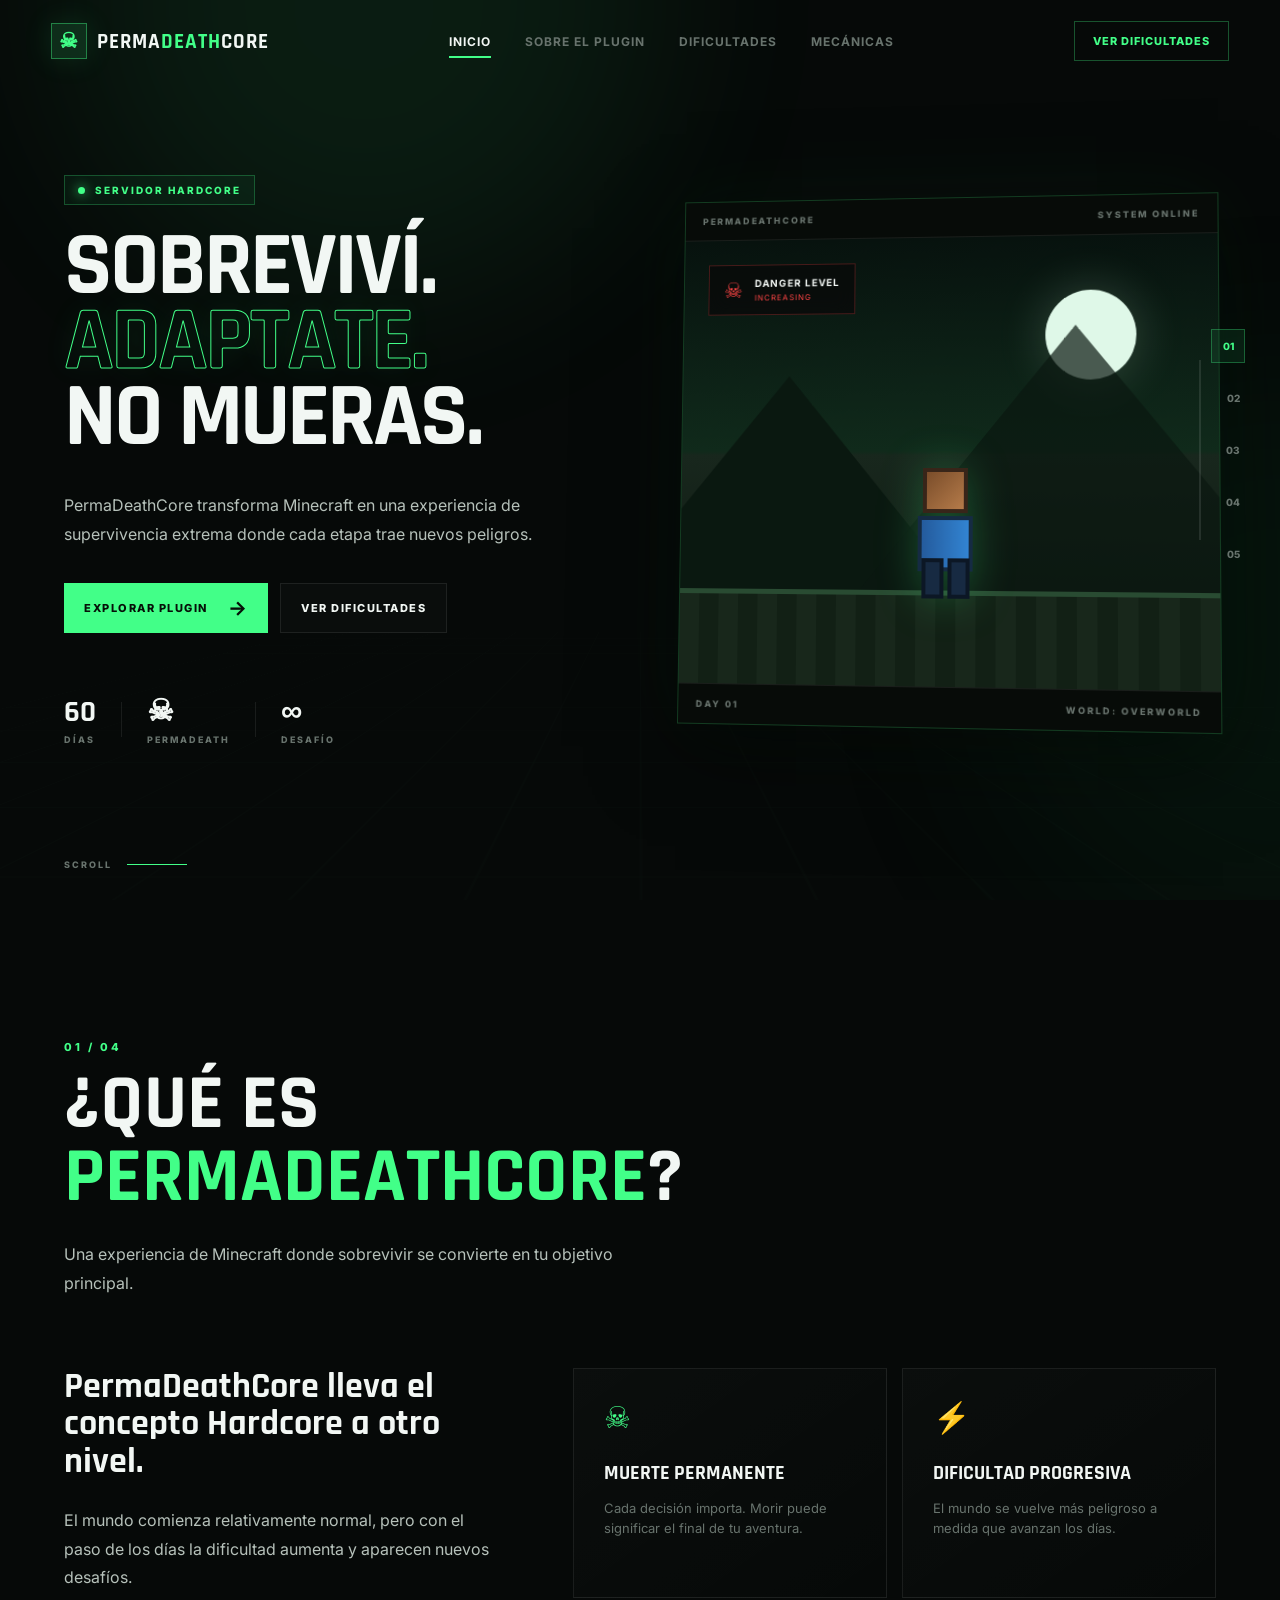
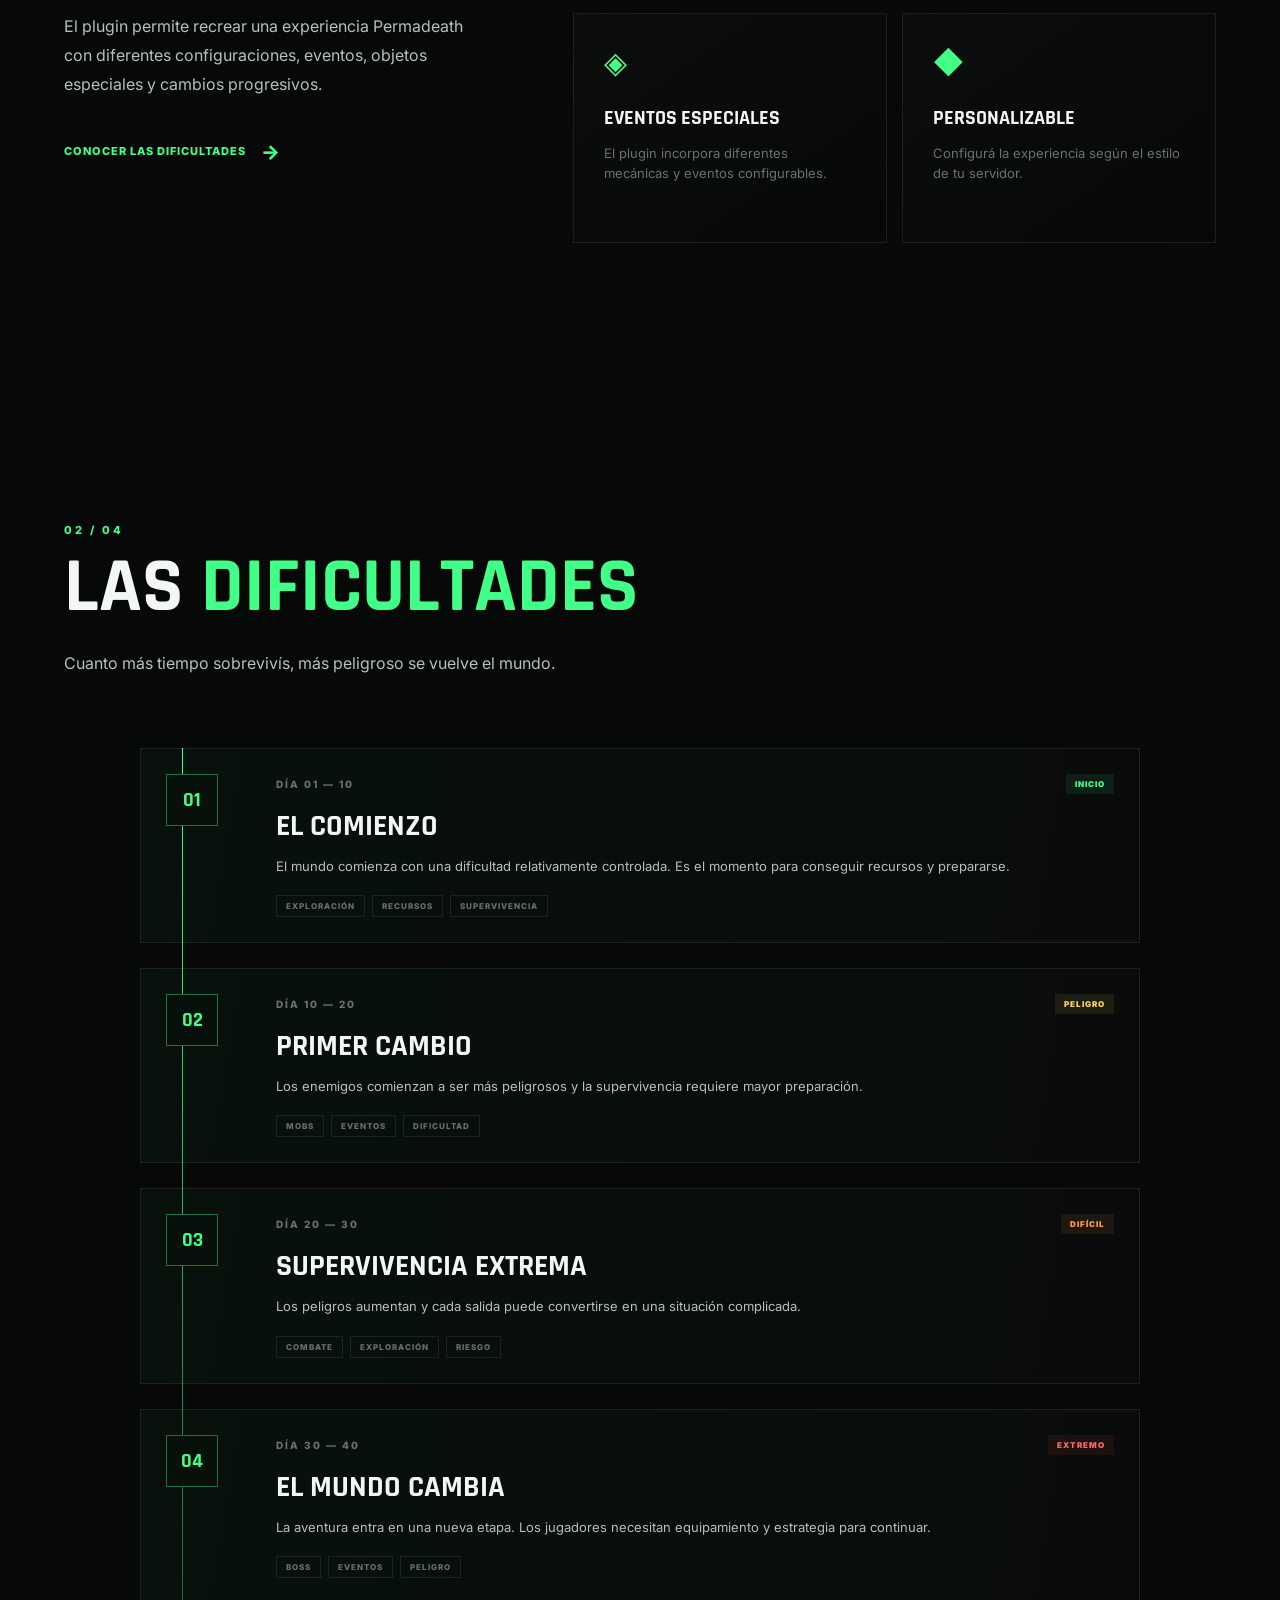
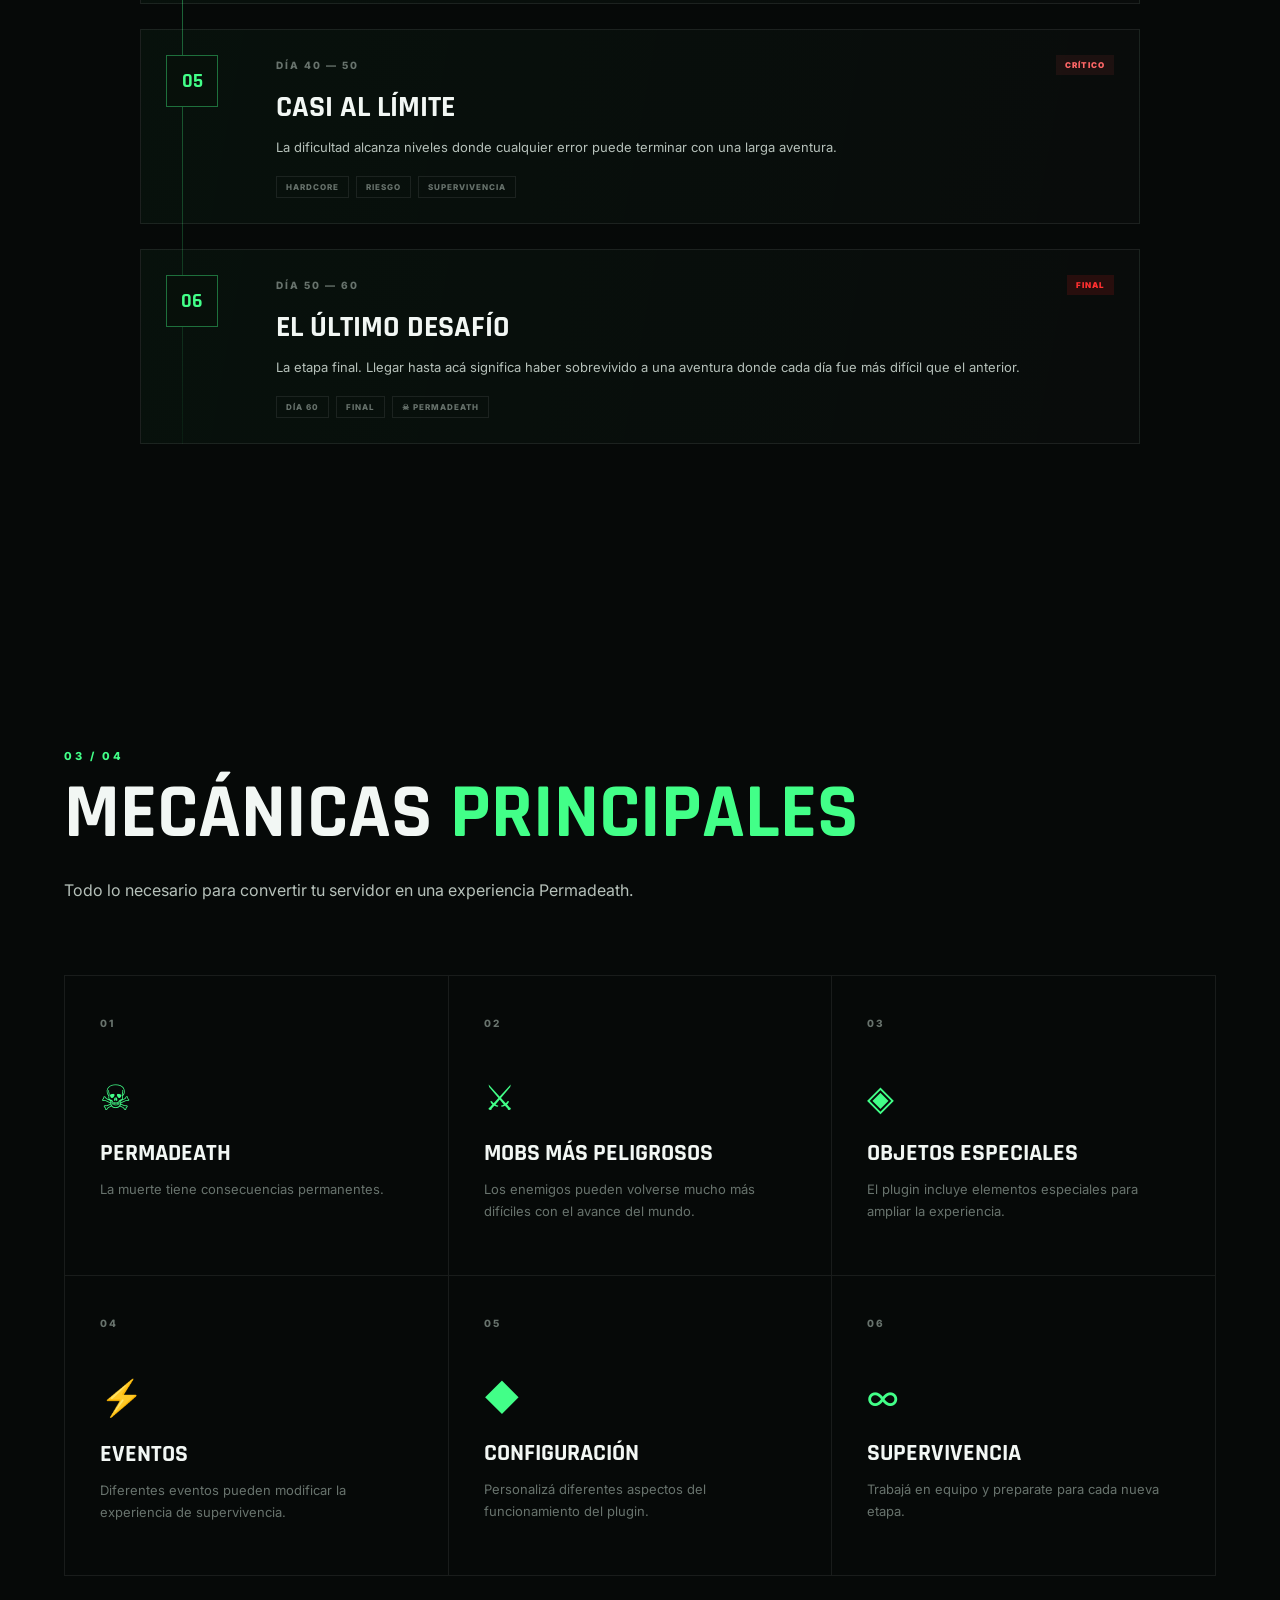
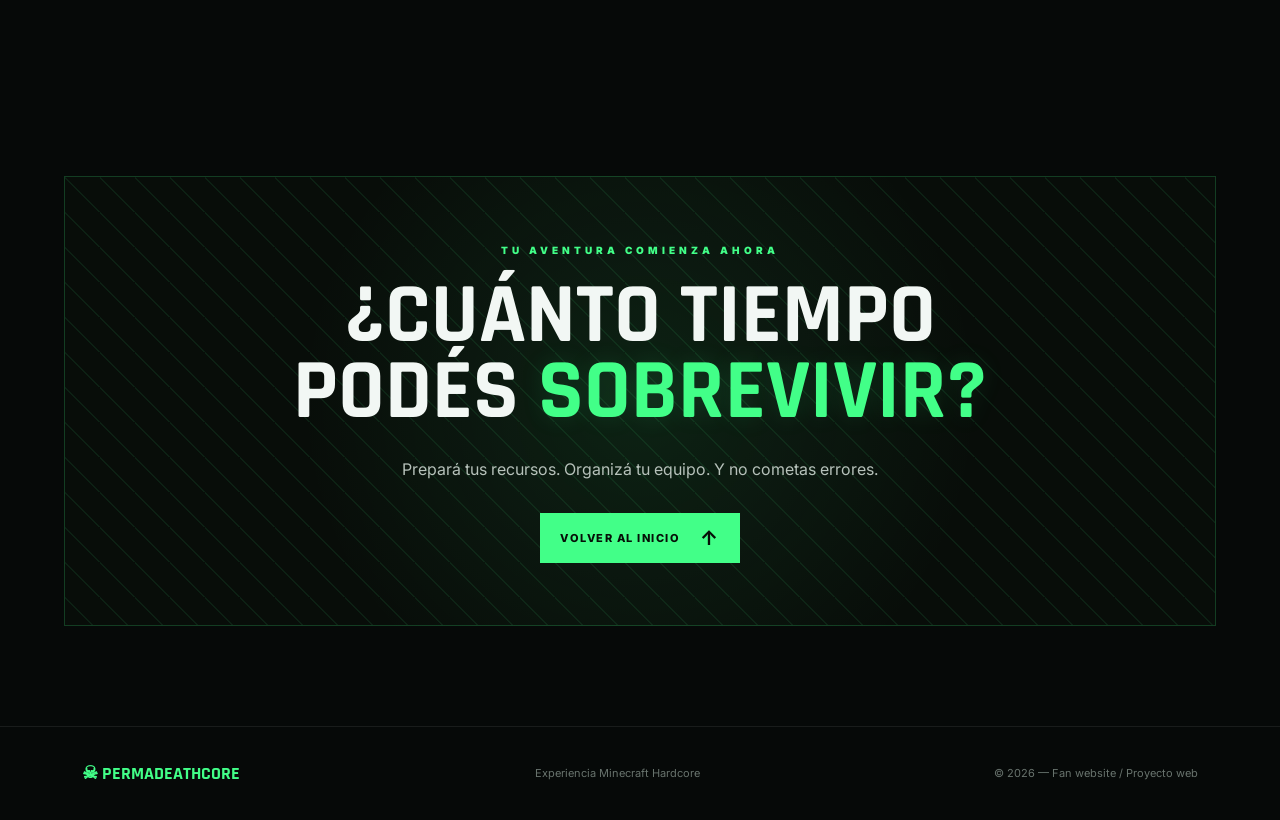
<file: index.html>
<!DOCTYPE html>
<html lang="es">

<head>
    <meta charset="UTF-8">

    <meta name="viewport" content="width=device-width, initial-scale=1.0">

    <meta name="description"
        content="PermaDeathCore - La experiencia Minecraft donde cada día aumenta el peligro.">

    <meta name="theme-color" content="#0b0f0c">

    <title>PermaDeathCore | Minecraft Hardcore</title>

    <link rel="preconnect" href="https://fonts.googleapis.com">
    <link rel="preconnect" href="https://fonts.gstatic.com" crossorigin>

    <link
        href="https://fonts.googleapis.com/css2?family=Inter:wght@400;500;600;700;800;900&family=Rajdhani:wght@500;600;700&display=swap"
        rel="stylesheet">

    <link rel="stylesheet" href="style.css">
</head>

<body>

    <!-- LOADING -->

    <div id="loading-screen">

        <div class="loader">

            <div class="loader-icon">☠</div>

            <div class="loader-title">
                PERMADEATHCORE
            </div>

            <div class="loader-bar">
                <span></span>
            </div>

            <p>
                Preparando el mundo...
            </p>

        </div>

    </div>


    <!-- BACKGROUND -->

    <div class="background">

        <div class="grid"></div>

        <div class="glow glow-one"></div>
        <div class="glow glow-two"></div>

        <div id="particles"></div>

    </div>


    <!-- NAVBAR -->

    <header class="navbar">

        <div class="nav-container">

            <a href="#inicio" class="logo">

                <span class="logo-icon">☠</span>

                <span>
                    PERMA<span>DEATH</span>CORE
                </span>

            </a>

            <nav class="nav-links">

                <a href="#inicio" class="active">
                    Inicio
                </a>

                <a href="#sobre">
                    Sobre el plugin
                </a>

                <a href="#dificultades">
                    Dificultades
                </a>

                <a href="#mecanicas">
                    Mecánicas
                </a>

            </nav>

            <a href="#dificultades" class="nav-button">
                VER DIFICULTADES
            </a>

        </div>

    </header>


    <!-- SIDE PANEL -->

    <aside class="side-panel">

        <div class="side-line">
            <span class="side-progress"></span>
        </div>

        <div class="side-items">

            <a href="#inicio" class="side-item active">
                <span>01</span>
            </a>

            <a href="#sobre" class="side-item">
                <span>02</span>
            </a>

            <a href="#dificultades" class="side-item">
                <span>03</span>
            </a>

            <a href="#mecanicas" class="side-item">
                <span>04</span>
            </a>

            <a href="#final" class="side-item">
                <span>05</span>
            </a>

        </div>

    </aside>


    <main>

        <!-- HERO -->

        <section id="inicio" class="hero section">

            <div class="hero-content">

                <div class="hero-badge">

                    <span class="status-dot"></span>

                    SERVIDOR HARDCORE

                </div>

                <h1>
                    SOBREVIVÍ.
                    <br>
                    <span>ADAPTATE.</span>
                    <br>
                    NO MUERAS.
                </h1>

                <p class="hero-description">
                    PermaDeathCore transforma Minecraft en una
                    experiencia de supervivencia extrema donde
                    cada etapa trae nuevos peligros.
                </p>

                <div class="hero-buttons">

                    <a href="#sobre" class="primary-button">
                        <span>EXPLORAR PLUGIN</span>
                        <b>→</b>
                    </a>

                    <a href="#dificultades" class="secondary-button">
                        VER DIFICULTADES
                    </a>

                </div>

                <div class="hero-stats">

                    <div class="stat">
                        <strong>60</strong>
                        <span>DÍAS</span>
                    </div>

                    <div class="stat-divider"></div>

                    <div class="stat">
                        <strong>☠</strong>
                        <span>PERMADEATH</span>
                    </div>

                    <div class="stat-divider"></div>

                    <div class="stat">
                        <strong>∞</strong>
                        <span>DESAFÍO</span>
                    </div>

                </div>

            </div>


            <div class="hero-visual">

                <div class="minecraft-frame">

                    <div class="frame-top">

                        <span>PERMADEATHCORE</span>

                        <span>SYSTEM ONLINE</span>

                    </div>

                    <div class="world-display">

                        <div class="moon"></div>

                        <div class="mountain mountain-one"></div>

                        <div class="mountain mountain-two"></div>

                        <div class="ground"></div>

                        <div class="player">

                            <div class="player-head"></div>

                            <div class="player-body"></div>

                            <div class="player-leg left"></div>

                            <div class="player-leg right"></div>

                        </div>

                        <div class="danger-card">

                            <span>☠</span>

                            <div>

                                <strong>DANGER LEVEL</strong>

                                <small>INCREASING</small>

                            </div>

                        </div>

                    </div>

                    <div class="frame-bottom">

                        <span>DAY 01</span>

                        <span>WORLD: OVERWORLD</span>

                    </div>

                </div>

            </div>


            <div class="scroll-indicator">

                <span>SCROLL</span>

                <div class="scroll-line"></div>

            </div>

        </section>


        <!-- ABOUT -->

        <section id="sobre" class="about section">

            <div class="section-header">

                <span class="section-number">
                    01 / 04
                </span>

                <h2>
                    ¿QUÉ ES
                    <span>PERMADEATHCORE</span>?
                </h2>

                <p>
                    Una experiencia de Minecraft donde sobrevivir
                    se convierte en tu objetivo principal.
                </p>

            </div>


            <div class="about-grid">

                <div class="about-text">

                    <p class="large-text">
                        PermaDeathCore lleva el concepto
                        Hardcore a otro nivel.
                    </p>

                    <p>
                        El mundo comienza relativamente normal,
                        pero con el paso de los días la dificultad
                        aumenta y aparecen nuevos desafíos.
                    </p>

                    <p>
                        El plugin permite recrear una experiencia
                        Permadeath con diferentes configuraciones,
                        eventos, objetos especiales y cambios
                        progresivos.
                    </p>

                    <a href="#dificultades" class="text-link">
                        CONOCER LAS DIFICULTADES
                        <span>→</span>
                    </a>

                </div>


                <div class="about-cards">

                    <div class="info-card">

                        <div class="card-icon">☠</div>

                        <h3>MUERTE PERMANENTE</h3>

                        <p>
                            Cada decisión importa. Morir puede
                            significar el final de tu aventura.
                        </p>

                    </div>

                    <div class="info-card">

                        <div class="card-icon">⚡</div>

                        <h3>DIFICULTAD PROGRESIVA</h3>

                        <p>
                            El mundo se vuelve más peligroso
                            a medida que avanzan los días.
                        </p>

                    </div>

                    <div class="info-card">

                        <div class="card-icon">◈</div>

                        <h3>EVENTOS ESPECIALES</h3>

                        <p>
                            El plugin incorpora diferentes
                            mecánicas y eventos configurables.
                        </p>

                    </div>

                    <div class="info-card">

                        <div class="card-icon">◆</div>

                        <h3>PERSONALIZABLE</h3>

                        <p>
                            Configurá la experiencia según
                            el estilo de tu servidor.
                        </p>

                    </div>

                </div>

            </div>

        </section>


        <!-- DIFFICULTIES -->

        <section id="dificultades" class="difficulty section">

            <div class="section-header">

                <span class="section-number">
                    02 / 04
                </span>

                <h2>
                    LAS
                    <span>DIFICULTADES</span>
                </h2>

                <p>
                    Cuanto más tiempo sobrevivís,
                    más peligroso se vuelve el mundo.
                </p>

            </div>


            <div class="difficulty-timeline">

                <article class="difficulty-card">

                    <div class="difficulty-number">01</div>

                    <div class="difficulty-content">

                        <div class="difficulty-top">

                            <span class="day">
                                DÍA 01 — 10
                            </span>

                            <span class="level easy">
                                INICIO
                            </span>

                        </div>

                        <h3>EL COMIENZO</h3>

                        <p>
                            El mundo comienza con una dificultad
                            relativamente controlada. Es el momento
                            para conseguir recursos y prepararse.
                        </p>

                        <div class="difficulty-tags">
                            <span>EXPLORACIÓN</span>
                            <span>RECURSOS</span>
                            <span>SUPERVIVENCIA</span>
                        </div>

                    </div>

                </article>


                <article class="difficulty-card danger">

                    <div class="difficulty-number">02</div>

                    <div class="difficulty-content">

                        <div class="difficulty-top">

                            <span class="day">
                                DÍA 10 — 20
                            </span>

                            <span class="level medium">
                                PELIGRO
                            </span>

                        </div>

                        <h3>PRIMER CAMBIO</h3>

                        <p>
                            Los enemigos comienzan a ser más
                            peligrosos y la supervivencia requiere
                            mayor preparación.
                        </p>

                        <div class="difficulty-tags">
                            <span>MOBS</span>
                            <span>EVENTOS</span>
                            <span>DIFICULTAD</span>
                        </div>

                    </div>

                </article>


                <article class="difficulty-card">

                    <div class="difficulty-number">03</div>

                    <div class="difficulty-content">

                        <div class="difficulty-top">

                            <span class="day">
                                DÍA 20 — 30
                            </span>

                            <span class="level hard">
                                DIFÍCIL
                            </span>

                        </div>

                        <h3>SUPERVIVENCIA EXTREMA</h3>

                        <p>
                            Los peligros aumentan y cada salida
                            puede convertirse en una situación
                            complicada.
                        </p>

                        <div class="difficulty-tags">
                            <span>COMBATE</span>
                            <span>EXPLORACIÓN</span>
                            <span>RIESGO</span>
                        </div>

                    </div>

                </article>


                <article class="difficulty-card danger">

                    <div class="difficulty-number">04</div>

                    <div class="difficulty-content">

                        <div class="difficulty-top">

                            <span class="day">
                                DÍA 30 — 40
                            </span>

                            <span class="level extreme">
                                EXTREMO
                            </span>

                        </div>

                        <h3>EL MUNDO CAMBIA</h3>

                        <p>
                            La aventura entra en una nueva etapa.
                            Los jugadores necesitan equipamiento
                            y estrategia para continuar.
                        </p>

                        <div class="difficulty-tags">
                            <span>BOSS</span>
                            <span>EVENTOS</span>
                            <span>PELIGRO</span>
                        </div>

                    </div>

                </article>


                <article class="difficulty-card">

                    <div class="difficulty-number">05</div>

                    <div class="difficulty-content">

                        <div class="difficulty-top">

                            <span class="day">
                                DÍA 40 — 50
                            </span>

                            <span class="level extreme">
                                CRÍTICO
                            </span>

                        </div>

                        <h3>CASI AL LÍMITE</h3>

                        <p>
                            La dificultad alcanza niveles donde
                            cualquier error puede terminar con
                            una larga aventura.
                        </p>

                        <div class="difficulty-tags">
                            <span>HARDCORE</span>
                            <span>RIESGO</span>
                            <span>SUPERVIVENCIA</span>
                        </div>

                    </div>

                </article>


                <article class="difficulty-card final">

                    <div class="difficulty-number">06</div>

                    <div class="difficulty-content">

                        <div class="difficulty-top">

                            <span class="day">
                                DÍA 50 — 60
                            </span>

                            <span class="level final-level">
                                FINAL
                            </span>

                        </div>

                        <h3>EL ÚLTIMO DESAFÍO</h3>

                        <p>
                            La etapa final. Llegar hasta acá significa
                            haber sobrevivido a una aventura donde
                            cada día fue más difícil que el anterior.
                        </p>

                        <div class="difficulty-tags">
                            <span>DÍA 60</span>
                            <span>FINAL</span>
                            <span>☠ PERMADEATH</span>
                        </div>

                    </div>

                </article>

            </div>

        </section>


        <!-- MECHANICS -->

        <section id="mecanicas" class="mechanics section">

            <div class="section-header">

                <span class="section-number">
                    03 / 04
                </span>

                <h2>
                    MECÁNICAS
                    <span>PRINCIPALES</span>
                </h2>

                <p>
                    Todo lo necesario para convertir
                    tu servidor en una experiencia Permadeath.
                </p>

            </div>


            <div class="mechanics-grid">

                <div class="mechanic">
                    <span class="mechanic-number">01</span>
                    <div class="mechanic-icon">☠</div>
                    <h3>PERMADEATH</h3>
                    <p>La muerte tiene consecuencias permanentes.</p>
                </div>

                <div class="mechanic">
                    <span class="mechanic-number">02</span>
                    <div class="mechanic-icon">⚔</div>
                    <h3>MOBS MÁS PELIGROSOS</h3>
                    <p>
                        Los enemigos pueden volverse mucho más
                        difíciles con el avance del mundo.
                    </p>
                </div>

                <div class="mechanic">
                    <span class="mechanic-number">03</span>
                    <div class="mechanic-icon">◈</div>
                    <h3>OBJETOS ESPECIALES</h3>
                    <p>
                        El plugin incluye elementos especiales
                        para ampliar la experiencia.
                    </p>
                </div>

                <div class="mechanic">
                    <span class="mechanic-number">04</span>
                    <div class="mechanic-icon">⚡</div>
                    <h3>EVENTOS</h3>
                    <p>
                        Diferentes eventos pueden modificar
                        la experiencia de supervivencia.
                    </p>
                </div>

                <div class="mechanic">
                    <span class="mechanic-number">05</span>
                    <div class="mechanic-icon">◆</div>
                    <h3>CONFIGURACIÓN</h3>
                    <p>
                        Personalizá diferentes aspectos
                        del funcionamiento del plugin.
                    </p>
                </div>

                <div class="mechanic">
                    <span class="mechanic-number">06</span>
                    <div class="mechanic-icon">∞</div>
                    <h3>SUPERVIVENCIA</h3>
                    <p>
                        Trabajá en equipo y preparate para
                        cada nueva etapa.
                    </p>
                </div>

            </div>

        </section>


        <!-- FINAL -->

        <section id="final" class="final-section section">

            <div class="final-box">

                <div class="final-background"></div>

                <div class="final-content">

                    <span class="final-small">
                        TU AVENTURA COMIENZA AHORA
                    </span>

                    <h2>
                        ¿CUÁNTO TIEMPO
                        <br>
                        PODÉS <span>SOBREVIVIR?</span>
                    </h2>

                    <p>
                        Prepará tus recursos. Organizá tu equipo.
                        Y no cometas errores.
                    </p>

                    <a href="#inicio" class="primary-button">

                        <span>VOLVER AL INICIO</span>

                        <b>↑</b>

                    </a>

                </div>

            </div>

        </section>

    </main>


    <!-- FOOTER -->

    <footer>

        <div class="footer-container">

            <div class="footer-logo">
                ☠ PERMADEATHCORE
            </div>

            <p>
                Experiencia Minecraft Hardcore
            </p>

            <span>
                © 2026 — Fan website / Proyecto web
            </span>

        </div>

    </footer>


    <button id="scrollTop" class="scroll-top">
        ↑
    </button>


    <script src="app.js"></script>

</body>

</html>
</file>
<file: style.css>
:root {
    --bg: #060908;
    --bg-soft: #0b100d;
    --card: #0d1410;
    --card-hover: #111b15;

    --green: #42ff88;
    --green-dark: #1d9d52;
    --green-soft: rgba(66,255,136,.12);

    --white: #f2f7f4;
    --text: #b6c1ba;
    --muted: #68736d;

    --red: #ff4545;
    --orange: #ff9d42;

    --border: rgba(255,255,255,.08);

    --shadow:
        0 25px 80px rgba(0,0,0,.55);

    --font-main: "Inter", sans-serif;
    --font-title: "Rajdhani", sans-serif;
}

* {
    margin: 0;
    padding: 0;
    box-sizing: border-box;
}

html {
    scroll-behavior: smooth;
}

body {
    background: var(--bg);
    color: var(--white);
    font-family: var(--font-main);
    overflow-x: hidden;
}

body.loading {
    overflow: hidden;
}

a {
    color: inherit;
    text-decoration: none;
}

button {
    font-family: inherit;
}

::-webkit-scrollbar {
    width: 8px;
}

::-webkit-scrollbar-track {
    background: #050705;
}

::-webkit-scrollbar-thumb {
    background: #1e3d2a;
    border-radius: 20px;
}

::-webkit-scrollbar-thumb:hover {
    background: var(--green-dark);
}


/* =========================================================
   LOADING
========================================================= */

#loading-screen {
    position: fixed;
    inset: 0;
    z-index: 99999;

    display: flex;
    align-items: center;
    justify-content: center;

    background:
        radial-gradient(
            circle at center,
            #132119 0%,
            #060908 55%,
            #020302 100%
        );

    transition:
        opacity .8s ease,
        visibility .8s ease;
}

#loading-screen.loaded {
    opacity: 0;
    visibility: hidden;
}

.loader {
    width: min(400px,85%);
    text-align: center;
    animation: loaderEnter 1s cubic-bezier(.16,1,.3,1);
}

@keyframes loaderEnter {
    from {
        opacity: 0;
        transform: translateY(30px) scale(.94);
        filter: blur(8px);
    }

    to {
        opacity: 1;
        transform: translateY(0) scale(1);
        filter: blur(0);
    }
}

.loader-icon {
    font-size: 60px;
    color: var(--green);
    margin-bottom: 15px;

    animation:
        loaderPulse 1.5s ease-in-out infinite;
}

@keyframes loaderPulse {

    0%,100% {
        transform: scale(1) rotate(0deg);
        opacity: .65;
        text-shadow: 0 0 0 rgba(66,255,136,0);
    }

    50% {
        transform: scale(1.14) rotate(-3deg);
        opacity: 1;
        text-shadow:
            0 0 15px rgba(66,255,136,.8),
            0 0 40px rgba(66,255,136,.3);
    }
}

.loader-title {
    font-family: var(--font-title);
    font-size: 30px;
    font-weight: 800;
    letter-spacing: 4px;
}

.loader-bar {
    width: 100%;
    height: 4px;
    margin-top: 25px;

    background: #18221b;
    overflow: hidden;
}

.loader-bar span {
    display: block;
    width: 0;
    height: 100%;

    background: var(--green);

    box-shadow:
        0 0 12px var(--green),
        0 0 30px rgba(66,255,136,.5);

    animation:
        loading 2s cubic-bezier(.65,0,.35,1) forwards;
}

@keyframes loading {
    0% {
        width: 0;
    }

    70% {
        width: 82%;
    }

    100% {
        width: 100%;
    }
}

.loader p {
    margin-top: 14px;
    color: var(--muted);
    font-size: 12px;
    letter-spacing: 2px;
    text-transform: uppercase;

    animation: loadingText 2s ease infinite;
}

@keyframes loadingText {
    0%,100% {
        opacity: .4;
    }

    50% {
        opacity: 1;
    }
}


/* =========================================================
   BACKGROUND
========================================================= */

.background {
    position: fixed;
    inset: 0;
    z-index: -5;
    overflow: hidden;
    pointer-events: none;
}

.background .grid {
    position: absolute;
    inset: 0;

    opacity: .13;

    background-image:
        linear-gradient(
            rgba(66,255,136,.08) 1px,
            transparent 1px
        ),
        linear-gradient(
            90deg,
            rgba(66,255,136,.08) 1px,
            transparent 1px
        );

    background-size: 80px 80px;

    transform:
        perspective(500px)
        rotateX(55deg)
        scale(2.2);

    transform-origin: center bottom;

    animation:
        gridMove 22s linear infinite;
}

@keyframes gridMove {
    from {
        background-position: 0 0;
    }

    to {
        background-position: 0 160px;
    }
}

.glow {
    position: absolute;

    width: 600px;
    height: 600px;

    border-radius: 50%;

    filter: blur(100px);

    opacity: .08;

    will-change: transform;
}

.glow-one {
    top: -300px;
    left: 5%;
    background: var(--green);

    animation:
        glowOne 12s ease-in-out infinite;
}

.glow-two {
    right: -300px;
    top: 40%;
    background: #168f48;

    animation:
        glowTwo 16s ease-in-out infinite;
}

@keyframes glowOne {

    0%,100% {
        transform:
            translate3d(0,0,0)
            scale(1);
        opacity: .06;
    }

    50% {
        transform:
            translate3d(80px,45px,0)
            scale(1.14);
        opacity: .13;
    }
}

@keyframes glowTwo {

    0%,100% {
        transform:
            translate3d(0,0,0)
            scale(1);
        opacity: .06;
    }

    50% {
        transform:
            translate3d(-70px,-55px,0)
            scale(1.18);
        opacity: .12;
    }
}


/* =========================================================
   NUEVAS PARTÍCULAS
========================================================= */

#particles {
    position: absolute;
    inset: 0;
    overflow: hidden;
}

.particle {
    position: absolute;

    width: var(--particle-size,3px);
    height: var(--particle-size,3px);

    border-radius: 50%;

    background: var(--green);

    opacity: 0;

    box-shadow:
        0 0 6px rgba(66,255,136,.8),
        0 0 15px rgba(66,255,136,.35);

    animation:
        particleFloat
        var(--particle-duration,14s)
        var(--particle-delay,0s)
        ease-in-out infinite;

    will-change:
        transform,
        opacity;
}

.particle::after {
    content: "";

    position: absolute;
    inset: -3px;

    border-radius: 50%;

    background:
        rgba(66,255,136,.18);

    filter: blur(3px);
}

@keyframes particleFloat {

    0% {
        transform:
            translate3d(0,110vh,0)
            scale(.4);

        opacity: 0;
    }

    10% {
        opacity: .4;
    }

    25% {
        transform:
            translate3d(
                var(--particle-drift,25px),
                75vh,
                0
            )
            scale(1);

        opacity: .8;
    }

    50% {
        transform:
            translate3d(
                calc(var(--particle-drift,25px) * -0.6),
                48vh,
                0
            )
            scale(.8);

        opacity: .45;
    }

    75% {
        transform:
            translate3d(
                var(--particle-drift,25px),
                20vh,
                0
            )
            scale(1.1);

        opacity: .7;
    }

    90% {
        opacity: .25;
    }

    100% {
        transform:
            translate3d(
                calc(var(--particle-drift,25px) * -0.8),
                -15vh,
                0
            )
            scale(.35);

        opacity: 0;
    }
}


/* =========================================================
   NAVBAR
========================================================= */

.navbar {
    position: fixed;
    top: 0;
    left: 0;
    width: 100%;
    z-index: 1000;

    border-bottom: 1px solid transparent;

    transition:
        background .3s ease,
        border .3s ease,
        backdrop-filter .3s ease;
}

.navbar.scrolled {
    background: rgba(5,8,6,.85);
    backdrop-filter: blur(18px);
    border-color: var(--border);
}

.nav-container {
    width: min(1400px,92%);
    height: 82px;
    margin: auto;

    display: flex;
    align-items: center;
    justify-content: space-between;
}

.logo {
    display: flex;
    align-items: center;
    gap: 10px;

    font-family: var(--font-title);
    font-weight: 800;
    font-size: 21px;
    letter-spacing: 1px;
}

.logo span span {
    color: var(--green);
}

.logo-icon {
    width: 36px;
    height: 36px;

    display: grid;
    place-items: center;

    border: 1px solid rgba(66,255,136,.4);

    background: var(--green-soft);
    color: var(--green);

    box-shadow:
        0 0 30px rgba(66,255,136,.12);

    animation:
        logoPulse 3s ease-in-out infinite;
}

@keyframes logoPulse {

    0%,100% {
        box-shadow:
            0 0 15px rgba(66,255,136,.08);
    }

    50% {
        box-shadow:
            0 0 30px rgba(66,255,136,.3);
    }
}

.nav-links {
    display: flex;
    gap: 34px;
}

.nav-links a {
    position: relative;

    color: var(--muted);

    font-size: 12px;
    font-weight: 700;

    letter-spacing: 1px;
    text-transform: uppercase;

    transition: color .25s ease;
}

.nav-links a::after {
    content: "";

    position: absolute;

    left: 0;
    bottom: -9px;

    width: 0;
    height: 2px;

    background: var(--green);

    transition: width .25s ease;
}

.nav-links a:hover,
.nav-links a.active {
    color: var(--white);
}

.nav-links a:hover::after,
.nav-links a.active::after {
    width: 100%;
}

.nav-button {
    padding: 12px 18px;

    border: 1px solid rgba(66,255,136,.3);

    color: var(--green);

    font-size: 11px;
    font-weight: 800;

    letter-spacing: 1px;

    transition: .3s ease;
}

.nav-button:hover {
    background: var(--green);
    color: #061008;

    box-shadow:
        0 0 35px rgba(66,255,136,.25);

    transform: translateY(-2px);
}


/* =========================================================
   SIDE PANEL
========================================================= */

.side-panel {
    position: fixed;

    right: 30px;
    top: 50%;

    transform: translateY(-50%);

    z-index: 900;

    display: flex;
    align-items: center;
    gap: 15px;
}

.side-line {
    position: relative;

    width: 2px;
    height: 180px;

    background: rgba(255,255,255,.1);
}

.side-progress {
    position: absolute;

    top: 0;
    left: 0;

    width: 100%;
    height: 0;

    background: var(--green);

    box-shadow:
        0 0 15px var(--green);

    transition: height .25s ease;
}

.side-items {
    display: flex;
    flex-direction: column;
    gap: 18px;
}

.side-item {
    width: 34px;
    height: 34px;

    display: grid;
    place-items: center;

    border: 1px solid transparent;

    color: var(--muted);

    font-size: 10px;
    font-weight: 800;

    transition: .3s ease;
}

.side-item:hover,
.side-item.active {
    color: var(--green);

    border-color: rgba(66,255,136,.3);

    background: rgba(66,255,136,.08);

    transform: translateX(-5px);
}


/* =========================================================
   SECTIONS
========================================================= */

.section {
    position: relative;

    width: min(1400px,90%);

    margin: auto;

    padding-top: 140px;
    padding-bottom: 140px;
}

.section-header {
    max-width: 800px;
    margin-bottom: 70px;
}

.section-number {
    display: block;

    margin-bottom: 15px;

    color: var(--green);

    font-size: 11px;
    font-weight: 800;

    letter-spacing: 3px;
}

.section-header h2 {
    font-family: var(--font-title);

    font-size: clamp(42px,6vw,78px);

    line-height: .95;

    text-transform: uppercase;
}

.section-header h2 span {
    color: var(--green);
}

.section-header p {
    max-width: 620px;

    margin-top: 25px;

    color: var(--text);

    line-height: 1.8;
}


/* =========================================================
   HERO
========================================================= */

.hero {
    min-height: 100vh;

    display: grid;
    grid-template-columns: 1fr 1fr;

    align-items: center;

    gap: 70px;

    padding-top: 160px;
}

.hero-content {
    animation:
        heroAppear 1.1s cubic-bezier(.16,1,.3,1) both;
}

@keyframes heroAppear {

    0% {
        opacity: 0;

        transform:
            translate3d(0,40px,0)
            scale(.98);

        filter: blur(6px);
    }

    70% {
        opacity: 1;

        transform:
            translate3d(0,-3px,0)
            scale(1.005);

        filter: blur(0);
    }

    100% {
        opacity: 1;

        transform:
            translate3d(0,0,0)
            scale(1);

        filter: blur(0);
    }
}

.hero-badge {
    display: inline-flex;
    align-items: center;
    gap: 10px;

    padding: 8px 13px;

    border: 1px solid rgba(66,255,136,.25);

    background: rgba(66,255,136,.05);

    color: var(--green);

    font-size: 10px;
    font-weight: 800;

    letter-spacing: 2px;
}

.status-dot {
    width: 7px;
    height: 7px;

    border-radius: 50%;

    background: var(--green);

    box-shadow:
        0 0 12px var(--green);

    animation:
        statusBlink 1.5s infinite;
}

@keyframes statusBlink {

    0%,100% {
        opacity: 1;
        transform: scale(1);
    }

    50% {
        opacity: .3;
        transform: scale(.7);
    }
}

.hero h1 {
    margin-top: 25px;

    font-family: var(--font-title);

    font-size: clamp(55px,7vw,105px);

    line-height: .84;

    font-weight: 800;

    letter-spacing: -3px;
}

.hero h1 span {
    color: transparent;

    -webkit-text-stroke: 1px var(--green);

    text-shadow:
        0 0 30px rgba(66,255,136,.08);

    animation:
        titleGlow 4s ease-in-out infinite;
}

@keyframes titleGlow {

    0%,100% {
        text-shadow:
            0 0 15px rgba(66,255,136,.04);
    }

    50% {
        text-shadow:
            0 0 35px rgba(66,255,136,.18);
    }
}

.hero-description {
    max-width: 620px;

    margin-top: 35px;

    color: var(--text);

    font-size: 16px;

    line-height: 1.8;
}

.hero-buttons {
    display: flex;
    gap: 12px;

    margin-top: 35px;
}

.primary-button,
.secondary-button {
    display: inline-flex;

    align-items: center;
    justify-content: center;

    gap: 20px;

    min-height: 50px;

    padding: 0 20px;

    font-size: 11px;
    font-weight: 800;

    letter-spacing: 1.5px;

    transition: .3s ease;
}

.primary-button {
    background: var(--green);
    color: #061008;
}

.primary-button:hover {
    transform: translateY(-4px) scale(1.02);

    box-shadow:
        0 15px 40px rgba(66,255,136,.2),
        0 0 30px rgba(66,255,136,.15);
}

.primary-button b {
    font-size: 20px;

    transition:
        transform .3s ease;
}

.primary-button:hover b {
    transform: translateX(5px);
}

.secondary-button {
    border: 1px solid var(--border);

    color: var(--white);

    background: rgba(255,255,255,.02);
}

.secondary-button:hover {
    border-color: rgba(66,255,136,.4);

    color: var(--green);

    transform: translateY(-3px);
}

.hero-stats {
    display: flex;
    align-items: center;
    gap: 25px;

    margin-top: 60px;
}

.stat {
    display: flex;
    flex-direction: column;
}

.stat strong {
    font-family: var(--font-title);

    font-size: 30px;

    color: var(--white);
}

.stat span {
    margin-top: 3px;

    color: var(--muted);

    font-size: 9px;
    font-weight: 800;

    letter-spacing: 2px;
}

.stat-divider {
    width: 1px;
    height: 35px;

    background: var(--border);
}


/* =========================================================
   HERO VISUAL
========================================================= */

.hero-visual {
    perspective: 1200px;

    animation:
        visualAppear 1.3s .2s cubic-bezier(.16,1,.3,1) both;
}

@keyframes visualAppear {

    0% {
        opacity: 0;

        transform:
            translate3d(60px,20px,0)
            rotateY(-12deg)
            scale(.96);

        filter: blur(5px);
    }

    70% {
        opacity: 1;

        transform:
            translate3d(-4px,-3px,0)
            rotateY(1deg)
            scale(1.01);

        filter: blur(0);
    }

    100% {
        opacity: 1;

        transform:
            translate3d(0,0,0)
            rotateY(0)
            scale(1);

        filter: blur(0);
    }
}

.minecraft-frame {
    position: relative;

    border: 1px solid rgba(66,255,136,.2);

    background: #070b08;

    box-shadow:
        var(--shadow),
        0 0 80px rgba(66,255,136,.05);

    transform:
        rotateY(-5deg)
        rotateX(3deg);

    transition:
        transform .6s cubic-bezier(.16,1,.3,1),
        box-shadow .6s ease;
}

.minecraft-frame:hover {
    transform:
        rotateY(0)
        rotateX(0)
        translateY(-8px);

    box-shadow:
        var(--shadow),
        0 0 100px rgba(66,255,136,.12);
}

.frame-top,
.frame-bottom {
    display: flex;
    justify-content: space-between;

    padding: 14px 18px;

    color: var(--muted);

    font-size: 9px;
    font-weight: 800;

    letter-spacing: 2px;
}

.frame-top {
    border-bottom: 1px solid var(--border);
}

.frame-bottom {
    border-top: 1px solid var(--border);
}

.world-display {
    position: relative;

    height: 450px;

    overflow: hidden;

    background:
        linear-gradient(
            #07120e 0%,
            #102a1b 48%,
            #18271d 49%,
            #0b130d 100%
        );
}

.moon {
    position: absolute;

    width: 90px;
    height: 90px;

    top: 55px;
    right: 80px;

    border-radius: 50%;

    background: #dff8e8;

    box-shadow:
        0 0 50px rgba(210,255,226,.2);

    animation:
        moonFloat 8s ease-in-out infinite;
}

@keyframes moonFloat {

    0%,100% {
        transform: translateY(0);
        box-shadow:
            0 0 50px rgba(210,255,226,.2);
    }

    50% {
        transform: translateY(10px);
        box-shadow:
            0 0 75px rgba(210,255,226,.3);
    }
}

.mountain {
    position: absolute;

    bottom: 90px;

    width: 0;
    height: 0;

    border-left: 180px solid transparent;
    border-right: 180px solid transparent;
    border-bottom: 220px solid #0a1810;
}

.mountain-one {
    left: -70px;
}

.mountain-two {
    right: -80px;

    border-left-width: 220px;
    border-right-width: 220px;
    border-bottom-width: 270px;

    opacity: .7;
}

.ground {
    position: absolute;

    left: 0;
    right: 0;
    bottom: 0;

    height: 95px;

    background:
        repeating-linear-gradient(
            90deg,
            #18271b 0,
            #18271b 20px,
            #122015 20px,
            #122015 40px
        );

    border-top: 5px solid #294b32;

    animation:
        groundMove 8s linear infinite;
}

@keyframes groundMove {
    from {
        background-position: 0 0;
    }

    to {
        background-position: 160px 0;
    }
}

.player {
    position: absolute;

    bottom: 87px;
    left: 50%;

    width: 60px;
    height: 130px;

    transform: translateX(-50%);

    filter:
        drop-shadow(0 0 20px rgba(66,255,136,.25));

    animation:
        playerFloat 3s ease-in-out infinite;
}

@keyframes playerFloat {

    0%,100% {
        transform:
            translateX(-50%)
            translateY(0);
    }

    50% {
        transform:
            translateX(-50%)
            translateY(-5px);
    }
}

.player-head {
    width: 45px;
    height: 45px;

    margin: auto;

    background:
        linear-gradient(
            135deg,
            #7a4d2a,
            #b57b4a
        );

    border: 4px solid #382519;
}

.player-body {
    width: 55px;
    height: 55px;

    margin: 3px auto 0;

    background:
        linear-gradient(
            90deg,
            #245b9d,
            #3284d2
        );

    border: 4px solid #152b43;
}

.player-leg {
    position: absolute;

    bottom: 0;

    width: 22px;
    height: 40px;

    background: #172a42;

    border: 4px solid #0c1725;
}

.player-leg.left {
    left: 6px;
}

.player-leg.right {
    right: 6px;
}

.danger-card {
    position: absolute;

    top: 25px;
    left: 25px;

    display: flex;
    align-items: center;
    gap: 12px;

    padding: 12px 15px;

    border: 1px solid rgba(255,69,69,.25);

    background: rgba(8,8,8,.75);

    backdrop-filter: blur(10px);

    animation:
        dangerFloat 3s ease-in-out infinite;
}

@keyframes dangerFloat {

    0%,100% {
        transform: translateY(0);
    }

    50% {
        transform: translateY(-5px);
    }
}

.danger-card > span {
    color: var(--red);
    font-size: 22px;

    animation:
        dangerPulse 1.5s ease-in-out infinite;
}

@keyframes dangerPulse {

    0%,100% {
        text-shadow: 0 0 0 transparent;
    }

    50% {
        text-shadow:
            0 0 15px rgba(255,69,69,.8);
    }
}

.danger-card strong,
.danger-card small {
    display: block;
}

.danger-card strong {
    font-size: 10px;
    letter-spacing: 1px;
}

.danger-card small {
    margin-top: 4px;

    color: var(--red);

    font-size: 8px;
    letter-spacing: 1px;
}


/* =========================================================
   SCROLL
========================================================= */

.scroll-indicator {
    position: absolute;

    left: 0;
    bottom: 30px;

    display: flex;
    align-items: center;
    gap: 15px;

    color: var(--muted);

    font-size: 9px;
    font-weight: 800;

    letter-spacing: 2px;
}

.scroll-line {
    width: 60px;
    height: 1px;

    background: var(--green);

    animation:
        scrollLine 1.8s ease-in-out infinite;
}

@keyframes scrollLine {

    0% {
        transform: scaleX(0);
        transform-origin: left;
        opacity: .4;
    }

    50% {
        transform: scaleX(1);
        transform-origin: left;
        opacity: 1;
    }

    51% {
        transform-origin: right;
    }

    100% {
        transform: scaleX(0);
        transform-origin: right;
        opacity: .4;
    }
}


/* =========================================================
   ABOUT
========================================================= */

.about-grid {
    display: grid;
    grid-template-columns: .8fr 1.2fr;
    gap: 80px;
}

.about-text {
    color: var(--text);
    line-height: 1.8;
}

.large-text {
    margin-bottom: 25px;

    color: var(--white);

    font-family: var(--font-title);

    font-size: 36px;
    font-weight: 700;

    line-height: 1.05;
}

.about-text p + p {
    margin-top: 20px;
}

.text-link {
    display: inline-flex;
    align-items: center;
    gap: 15px;

    margin-top: 35px;

    color: var(--green);

    font-size: 11px;
    font-weight: 800;

    letter-spacing: 1px;
}

.text-link span {
    font-size: 20px;
    transition: transform .3s ease;
}

.text-link:hover span {
    transform: translateX(6px);
}

.about-cards {
    display: grid;
    grid-template-columns: 1fr 1fr;
    gap: 15px;
}

.info-card {
    padding: 30px;

    min-height: 230px;

    border: 1px solid var(--border);

    background:
        linear-gradient(
            145deg,
            rgba(255,255,255,.025),
            rgba(255,255,255,.005)
        );

    transition:
        transform .45s cubic-bezier(.16,1,.3,1),
        border .35s ease,
        background .35s ease,
        box-shadow .35s ease;
}

.info-card:hover {
    transform:
        translateY(-10px)
        scale(1.015);

    border-color: rgba(66,255,136,.3);

    background: var(--card-hover);

    box-shadow:
        0 20px 50px rgba(0,0,0,.25),
        0 0 30px rgba(66,255,136,.04);
}

.card-icon {
    color: var(--green);

    font-size: 30px;

    margin-bottom: 25px;

    transition:
        transform .4s ease,
        text-shadow .4s ease;
}

.info-card:hover .card-icon {
    transform:
        rotate(-8deg)
        scale(1.15);

    text-shadow:
        0 0 20px rgba(66,255,136,.5);
}

.info-card h3 {
    font-family: var(--font-title);
    font-size: 20px;
}

.info-card p {
    margin-top: 12px;

    color: var(--muted);

    font-size: 13px;

    line-height: 1.6;
}


/* =========================================================
   DIFFICULTY
========================================================= */

.difficulty-timeline {
    position: relative;
    max-width: 1000px;
    margin: auto;
}

.difficulty-timeline::before {
    content: "";

    position: absolute;

    top: 0;
    bottom: 0;

    left: 42px;

    width: 1px;

    background:
        linear-gradient(
            var(--green),
            rgba(66,255,136,.05)
        );
}

.difficulty-card {
    position: relative;

    display: grid;

    grid-template-columns: 85px 1fr;

    gap: 25px;

    margin-bottom: 25px;

    padding: 25px;

    border: 1px solid var(--border);

    background:
        linear-gradient(
            100deg,
            rgba(66,255,136,.035),
            rgba(255,255,255,.015)
        );

    transition:
        transform .45s cubic-bezier(.16,1,.3,1),
        border .4s ease,
        box-shadow .4s ease;
}

.difficulty-card:hover {
    transform: translateX(12px);

    border-color: rgba(66,255,136,.35);

    box-shadow:
        0 20px 50px rgba(0,0,0,.2);
}

.difficulty-number {
    position: relative;
    z-index: 2;

    width: 52px;
    height: 52px;

    display: grid;
    place-items: center;

    border: 1px solid rgba(66,255,136,.4);

    background: #07100a;

    color: var(--green);

    font-family: var(--font-title);

    font-size: 20px;
    font-weight: 800;

    transition:
        transform .4s ease,
        box-shadow .4s ease;
}

.difficulty-card:hover .difficulty-number {
    transform: scale(1.08);

    box-shadow:
        0 0 25px rgba(66,255,136,.15);
}

.difficulty-top {
    display: flex;
    justify-content: space-between;
    align-items: center;

    gap: 20px;
}

.day {
    color: var(--muted);

    font-size: 10px;
    font-weight: 800;

    letter-spacing: 2px;
}

.level {
    padding: 5px 9px;

    font-size: 8px;
    font-weight: 900;

    letter-spacing: 1px;
}

.level.easy {
    color: var(--green);
    background: rgba(66,255,136,.08);
}

.level.medium {
    color: #ffd45c;
    background: rgba(255,212,92,.08);
}

.level.hard {
    color: var(--orange);
    background: rgba(255,157,66,.08);
}

.level.extreme {
    color: #ff6767;
    background: rgba(255,69,69,.08);
}

.final-level {
    color: #ff3030;
    background: rgba(255,30,30,.12);
}

.difficulty-content h3 {
    margin-top: 13px;

    font-family: var(--font-title);

    font-size: 30px;
}

.difficulty-content p {
    max-width: 750px;

    margin-top: 10px;

    color: var(--text);

    font-size: 13px;

    line-height: 1.7;
}

.difficulty-tags {
    display: flex;
    flex-wrap: wrap;

    gap: 7px;

    margin-top: 18px;
}

.difficulty-tags span {
    padding: 5px 9px;

    border: 1px solid var(--border);

    color: var(--muted);

    font-size: 8px;
    font-weight: 800;

    letter-spacing: 1px;

    transition:
        color .3s ease,
        border-color .3s ease;
}

.difficulty-card:hover .difficulty-tags span {
    border-color: rgba(66,255,136,.15);
}


/* =========================================================
   MECHANICS
========================================================= */

.mechanics-grid {
    display: grid;

    grid-template-columns:
        repeat(3,1fr);

    border-top: 1px solid var(--border);
    border-left: 1px solid var(--border);
}

.mechanic {
    position: relative;

    min-height: 300px;

    padding: 35px;

    border-right: 1px solid var(--border);
    border-bottom: 1px solid var(--border);

    overflow: hidden;

    transition:
        background .35s ease,
        transform .35s ease;
}

.mechanic::before {
    content: "";

    position: absolute;

    width: 150px;
    height: 150px;

    right: -80px;
    bottom: -80px;

    border-radius: 50%;

    background: var(--green);

    filter: blur(70px);

    opacity: 0;

    transition: opacity .4s ease;
}

.mechanic:hover {
    background: rgba(66,255,136,.035);

    transform: translateY(-5px);
}

.mechanic:hover::before {
    opacity: .12;
}

.mechanic-number {
    color: var(--muted);

    font-size: 10px;
    font-weight: 800;

    letter-spacing: 2px;
}

.mechanic-icon {
    margin-top: 45px;

    color: var(--green);

    font-size: 35px;

    transition:
        transform .4s ease,
        text-shadow .4s ease;
}

.mechanic:hover .mechanic-icon {
    transform:
        scale(1.15)
        rotate(-5deg);

    text-shadow:
        0 0 25px rgba(66,255,136,.4);
}

.mechanic h3 {
    margin-top: 20px;

    font-family: var(--font-title);

    font-size: 24px;
}

.mechanic p {
    margin-top: 10px;

    color: var(--muted);

    font-size: 13px;

    line-height: 1.7;
}


/* =========================================================
   FINAL
========================================================= */

.final-section {
    padding-top: 60px;
    padding-bottom: 100px;
}

.final-box {
    position: relative;

    min-height: 450px;

    display: grid;
    place-items: center;

    text-align: center;

    overflow: hidden;

    border: 1px solid rgba(66,255,136,.2);

    background:
        radial-gradient(
            circle at center,
            rgba(66,255,136,.09),
            transparent 55%
        ),
        #080d09;
}

.final-background {
    position: absolute;
    inset: 0;

    opacity: .15;

    background-image:
        linear-gradient(
            45deg,
            transparent 48%,
            var(--green) 49%,
            transparent 51%
        );

    background-size: 35px 35px;

    animation:
        finalGrid 14s linear infinite;
}

@keyframes finalGrid {

    from {
        background-position: 0 0;
    }

    to {
        background-position: 300px 300px;
    }
}

.final-content {
    position: relative;
    z-index: 2;

    max-width: 850px;

    animation:
        finalAppear 1s ease both;
}

@keyframes finalAppear {

    from {
        opacity: 0;
        transform: translateY(25px);
    }

    to {
        opacity: 1;
        transform: translateY(0);
    }
}

.final-small {
    color: var(--green);

    font-size: 10px;
    font-weight: 900;

    letter-spacing: 4px;
}

.final-content h2 {
    margin-top: 20px;

    font-family: var(--font-title);

    font-size: clamp(45px,7vw,85px);

    line-height: .9;
}

.final-content h2 span {
    color: var(--green);

    text-shadow:
        0 0 25px rgba(66,255,136,.12);
}

.final-content p {
    margin: 25px auto 30px;

    max-width: 500px;

    color: var(--text);

    line-height: 1.7;
}


/* =========================================================
   FOOTER
========================================================= */

footer {
    border-top: 1px solid var(--border);

    padding: 35px 20px;
}

.footer-container {
    width: min(1400px,90%);

    margin: auto;

    display: flex;
    align-items: center;
    justify-content: space-between;

    gap: 20px;
}

.footer-logo {
    color: var(--green);

    font-family: var(--font-title);

    font-size: 18px;
    font-weight: 800;
}

.footer-container p,
.footer-container span {
    color: var(--muted);

    font-size: 11px;
}


/* =========================================================
   SCROLL TOP
========================================================= */

.scroll-top {
    position: fixed;

    right: 30px;
    bottom: 30px;

    z-index: 1000;

    width: 45px;
    height: 45px;

    border: 1px solid rgba(66,255,136,.3);

    background: rgba(7,12,9,.8);

    color: var(--green);

    cursor: pointer;

    opacity: 0;
    visibility: hidden;

    transform: translateY(15px);

    transition: .3s ease;
}

.scroll-top.visible {
    opacity: 1;
    visibility: visible;

    transform: translateY(0);
}

.scroll-top:hover {
    background: var(--green);
    color: #061008;

    transform: translateY(-4px);
}


/* =========================================================
   REVEAL
========================================================= */

.reveal {
    opacity: 0;

    transform:
        translateY(45px)
        scale(.98);

    filter: blur(3px);

    transition:
        opacity .8s ease,
        transform .8s cubic-bezier(.16,1,.3,1),
        filter .8s ease;
}

.reveal.show {
    opacity: 1;

    transform:
        translateY(0)
        scale(1);

    filter: blur(0);
}


/* =========================================================
   RESPONSIVE
========================================================= */

@media (max-width:1100px) {

    .nav-links {
        gap: 15px;
    }

    .nav-button {
        display: none;
    }

    .hero {
        grid-template-columns: 1fr;
        padding-top: 140px;
    }

    .hero-visual {
        max-width: 750px;
    }

    .about-grid {
        grid-template-columns: 1fr;
    }

    .mechanics-grid {
        grid-template-columns: repeat(2,1fr);
    }

}

@media (max-width:750px) {

    .nav-container {
        height: 70px;
    }

    .logo {
        font-size: 17px;
    }

    .logo-icon {
        width: 30px;
        height: 30px;
    }

    .nav-links {
        display: none;
    }

    .side-panel {
        display: none;
    }

    .section {
        width: 88%;

        padding-top: 100px;
        padding-bottom: 100px;
    }

    .hero {
        min-height: auto;
        padding-top: 120px;
    }

    .hero h1 {
        font-size: clamp(50px,15vw,80px);
    }

    .hero-description {
        font-size: 14px;
    }

    .hero-buttons {
        flex-direction: column;
    }

    .hero-buttons a {
        width: 100%;
    }

    .hero-stats {
        gap: 15px;
    }

    .world-display {
        height: 330px;
    }

    .moon {
        width: 60px;
        height: 60px;
        right: 35px;
    }

    .about-cards {
        grid-template-columns: 1fr;
    }

    .difficulty-card {
        grid-template-columns: 1fr;
        padding: 20px;
    }

    .difficulty-timeline::before {
        display: none;
    }

    .difficulty-number {
        width: 45px;
        height: 45px;
    }

    .difficulty-content h3 {
        font-size: 25px;
    }

    .mechanics-grid {
        grid-template-columns: 1fr;
    }

    .final-box {
        min-height: 400px;
        padding: 30px;
    }

    .footer-container {
        flex-direction: column;
        text-align: center;
    }

    .scroll-indicator {
        display: none;
    }

}

@media (max-width:430px) {

    .logo > span:last-child {
        font-size: 14px;
    }

    .hero-stats {
        justify-content: space-between;
    }

    .stat strong {
        font-size: 24px;
    }

    .stat-divider {
        height: 25px;
    }

    .frame-top,
    .frame-bottom {
        font-size: 7px;
    }

    .world-display {
        height: 280px;
    }

    .player {
        transform:
            translateX(-50%)
            scale(.8);
    }

}
</file>
